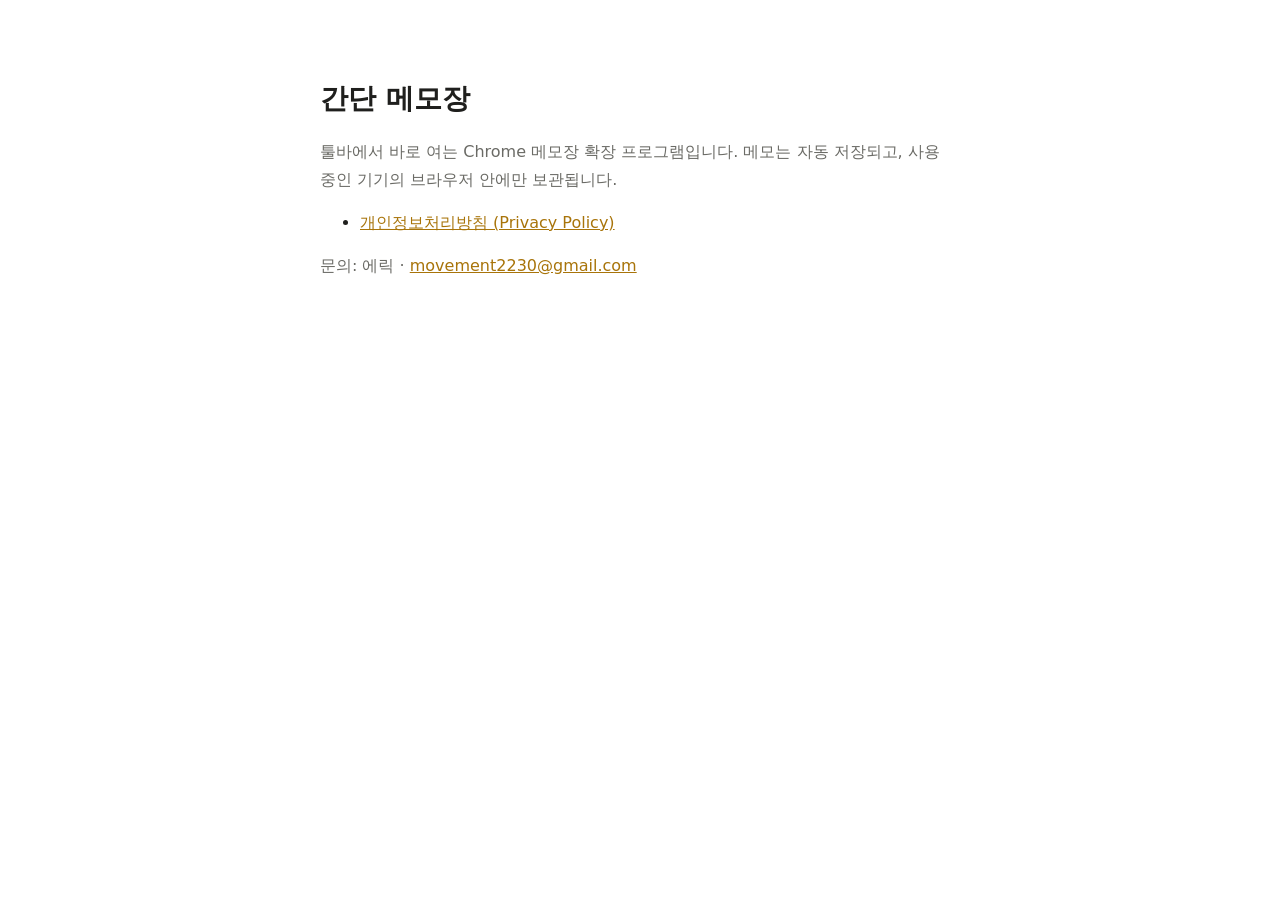
<file: docs/index.html>
<!DOCTYPE html>
<html lang="ko">
<head>
  <meta charset="utf-8">
  <meta name="viewport" content="width=device-width, initial-scale=1">
  <title>간단 메모장</title>
  <style>
    :root { --bg: #ffffff; --text: #1f1f1d; --muted: #6b6b66; --accent: #a8740a; }
    @media (prefers-color-scheme: dark) {
      :root { --bg: #1e1e1d; --text: #ececea; --muted: #a3a39d; --accent: #e0a526; }
    }
    body {
      margin: 0 auto; max-width: 640px; padding: 56px 16px;
      font: 16px/1.7 system-ui, "Malgun Gothic", "Apple SD Gothic Neo", sans-serif;
      color: var(--text); background: var(--bg);
    }
    h1 { font-size: 28px; margin-bottom: 8px; }
    p { color: var(--muted); }
    a { color: var(--accent); }
  </style>
</head>
<body>
  <h1>간단 메모장</h1>
  <p>툴바에서 바로 여는 Chrome 메모장 확장 프로그램입니다. 메모는 자동 저장되고, 사용 중인 기기의 브라우저 안에만 보관됩니다.</p>
  <ul>
    <li><a href="privacy-policy.html">개인정보처리방침 (Privacy Policy)</a></li>
  </ul>
  <p>문의: 에릭 · <a href="mailto:movement2230@gmail.com">movement2230@gmail.com</a></p>
</body>
</html>
</file>
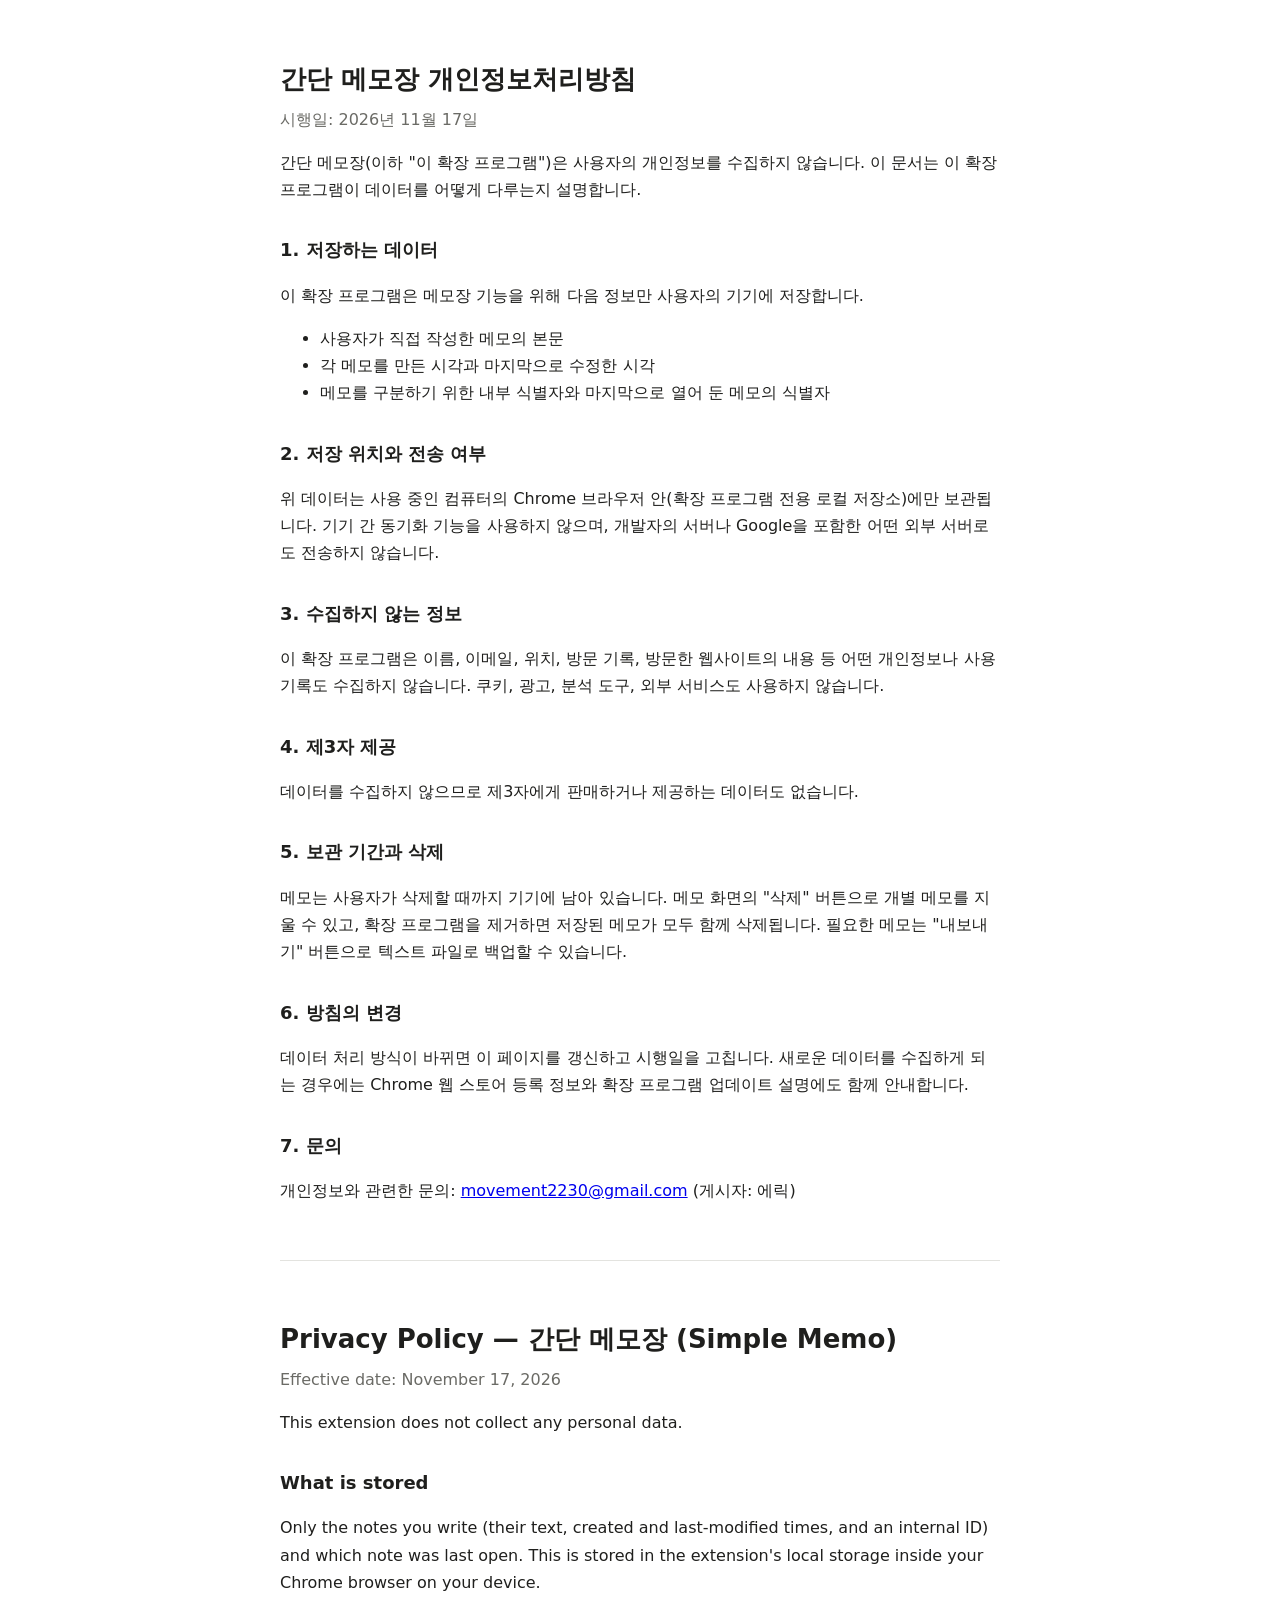
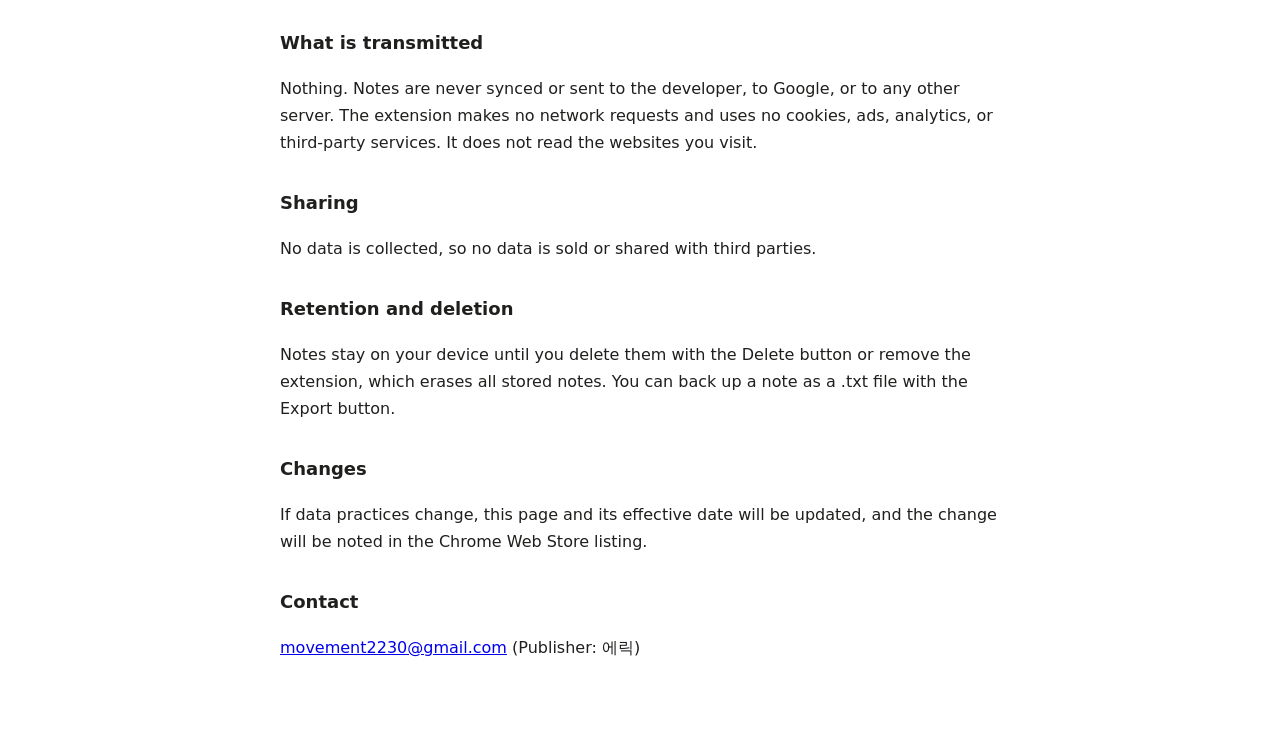
<file: docs/privacy-policy.html>
<!DOCTYPE html>
<html lang="ko">
<head>
  <meta charset="utf-8">
  <meta name="viewport" content="width=device-width, initial-scale=1">
  <title>간단 메모장 개인정보처리방침</title>
  <style>
    :root { --bg: #ffffff; --text: #1f1f1d; --muted: #6b6b66; --line: #e3e3df; }
    @media (prefers-color-scheme: dark) {
      :root { --bg: #1e1e1d; --text: #ececea; --muted: #a3a39d; --line: #3a3a38; }
    }
    body {
      margin: 0 auto; max-width: 720px; padding: 40px 16px 64px;
      font: 16px/1.7 system-ui, "Malgun Gothic", "Apple SD Gothic Neo", sans-serif;
      color: var(--text); background: var(--bg);
    }
    h1 { font-size: 26px; margin-bottom: 4px; }
    h2 { font-size: 18px; margin-top: 32px; }
    .updated { color: var(--muted); margin-top: 0; }
    hr { border: none; border-top: 1px solid var(--line); margin: 56px 0; }
  </style>
</head>
<body>
  <h1>간단 메모장 개인정보처리방침</h1>
  <p class="updated">시행일: 2026년 11월 17일</p>

  <p>간단 메모장(이하 "이 확장 프로그램")은 사용자의 개인정보를 수집하지 않습니다. 이 문서는 이 확장 프로그램이 데이터를 어떻게 다루는지 설명합니다.</p>

  <h2>1. 저장하는 데이터</h2>
  <p>이 확장 프로그램은 메모장 기능을 위해 다음 정보만 사용자의 기기에 저장합니다.</p>
  <ul>
    <li>사용자가 직접 작성한 메모의 본문</li>
    <li>각 메모를 만든 시각과 마지막으로 수정한 시각</li>
    <li>메모를 구분하기 위한 내부 식별자와 마지막으로 열어 둔 메모의 식별자</li>
  </ul>

  <h2>2. 저장 위치와 전송 여부</h2>
  <p>위 데이터는 사용 중인 컴퓨터의 Chrome 브라우저 안(확장 프로그램 전용 로컬 저장소)에만 보관됩니다. 기기 간 동기화 기능을 사용하지 않으며, 개발자의 서버나 Google을 포함한 어떤 외부 서버로도 전송하지 않습니다.</p>

  <h2>3. 수집하지 않는 정보</h2>
  <p>이 확장 프로그램은 이름, 이메일, 위치, 방문 기록, 방문한 웹사이트의 내용 등 어떤 개인정보나 사용 기록도 수집하지 않습니다. 쿠키, 광고, 분석 도구, 외부 서비스도 사용하지 않습니다.</p>

  <h2>4. 제3자 제공</h2>
  <p>데이터를 수집하지 않으므로 제3자에게 판매하거나 제공하는 데이터도 없습니다.</p>

  <h2>5. 보관 기간과 삭제</h2>
  <p>메모는 사용자가 삭제할 때까지 기기에 남아 있습니다. 메모 화면의 "삭제" 버튼으로 개별 메모를 지울 수 있고, 확장 프로그램을 제거하면 저장된 메모가 모두 함께 삭제됩니다. 필요한 메모는 "내보내기" 버튼으로 텍스트 파일로 백업할 수 있습니다.</p>

  <h2>6. 방침의 변경</h2>
  <p>데이터 처리 방식이 바뀌면 이 페이지를 갱신하고 시행일을 고칩니다. 새로운 데이터를 수집하게 되는 경우에는 Chrome 웹 스토어 등록 정보와 확장 프로그램 업데이트 설명에도 함께 안내합니다.</p>

  <h2>7. 문의</h2>
  <p>개인정보와 관련한 문의: <a href="mailto:movement2230@gmail.com">movement2230@gmail.com</a> (게시자: 에릭)</p>

  <hr>

  <h1 lang="en">Privacy Policy — 간단 메모장 (Simple Memo)</h1>
  <p class="updated" lang="en">Effective date: November 17, 2026</p>

  <div lang="en">
    <p>This extension does not collect any personal data.</p>

    <h2>What is stored</h2>
    <p>Only the notes you write (their text, created and last-modified times, and an internal ID) and which note was last open. This is stored in the extension's local storage inside your Chrome browser on your device.</p>

    <h2>What is transmitted</h2>
    <p>Nothing. Notes are never synced or sent to the developer, to Google, or to any other server. The extension makes no network requests and uses no cookies, ads, analytics, or third-party services. It does not read the websites you visit.</p>

    <h2>Sharing</h2>
    <p>No data is collected, so no data is sold or shared with third parties.</p>

    <h2>Retention and deletion</h2>
    <p>Notes stay on your device until you delete them with the Delete button or remove the extension, which erases all stored notes. You can back up a note as a .txt file with the Export button.</p>

    <h2>Changes</h2>
    <p>If data practices change, this page and its effective date will be updated, and the change will be noted in the Chrome Web Store listing.</p>

    <h2>Contact</h2>
    <p><a href="mailto:movement2230@gmail.com">movement2230@gmail.com</a> (Publisher: 에릭)</p>
  </div>
</body>
</html>
</file>
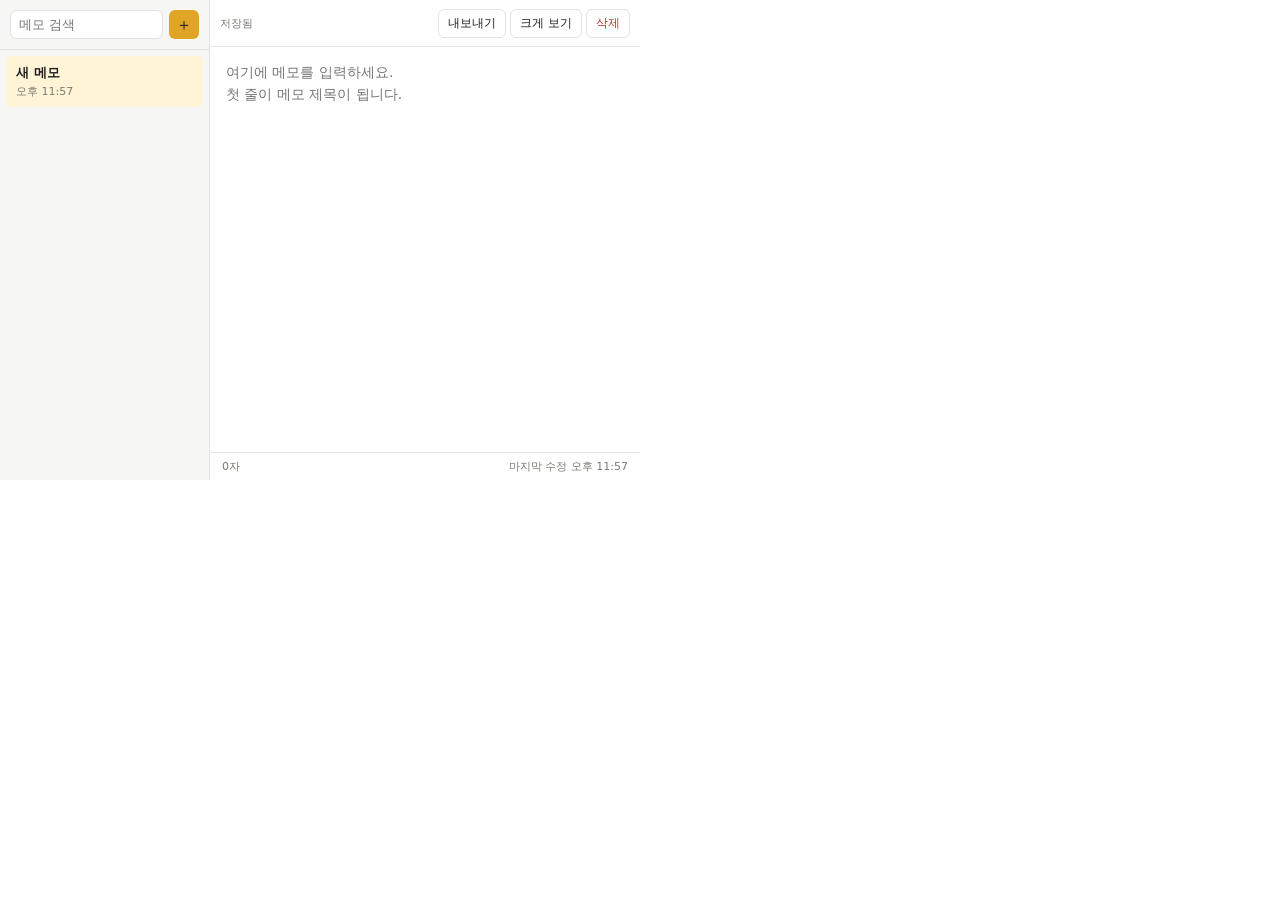
<file: popup/popup.html>
<!DOCTYPE html>
<html lang="ko">
<head>
  <meta charset="utf-8">
  <meta name="viewport" content="width=device-width, initial-scale=1">
  <title>메모장</title>
  <link rel="stylesheet" href="popup.css">
</head>
<body>
  <aside class="sidebar">
    <div class="sidebar-head">
      <input id="search" type="search" placeholder="메모 검색" aria-label="메모 검색" autocomplete="off">
      <button id="new-note" class="icon-btn primary" title="새 메모 (Alt+N)" aria-label="새 메모">＋</button>
    </div>
    <ul id="note-list" class="note-list" aria-label="메모 목록"></ul>
    <p id="empty-list" class="empty" hidden>메모가 없습니다</p>
  </aside>

  <main class="editor">
    <div class="toolbar">
      <span id="status" class="status" aria-live="polite"></span>
      <div class="actions">
        <button id="export" class="text-btn" title="이 메모를 .txt 파일로 저장">내보내기</button>
        <button id="open-tab" class="text-btn" title="새 탭에서 크게 열기">크게 보기</button>
        <button id="delete" class="text-btn danger" title="이 메모 삭제">삭제</button>
      </div>
    </div>
    <textarea id="content" placeholder="여기에 메모를 입력하세요.&#10;첫 줄이 메모 제목이 됩니다." spellcheck="false" aria-label="메모 내용"></textarea>
    <div class="footer">
      <span id="count">0자</span>
      <span id="updated"></span>
    </div>
  </main>

  <script src="popup.js"></script>
</body>
</html>
</file>
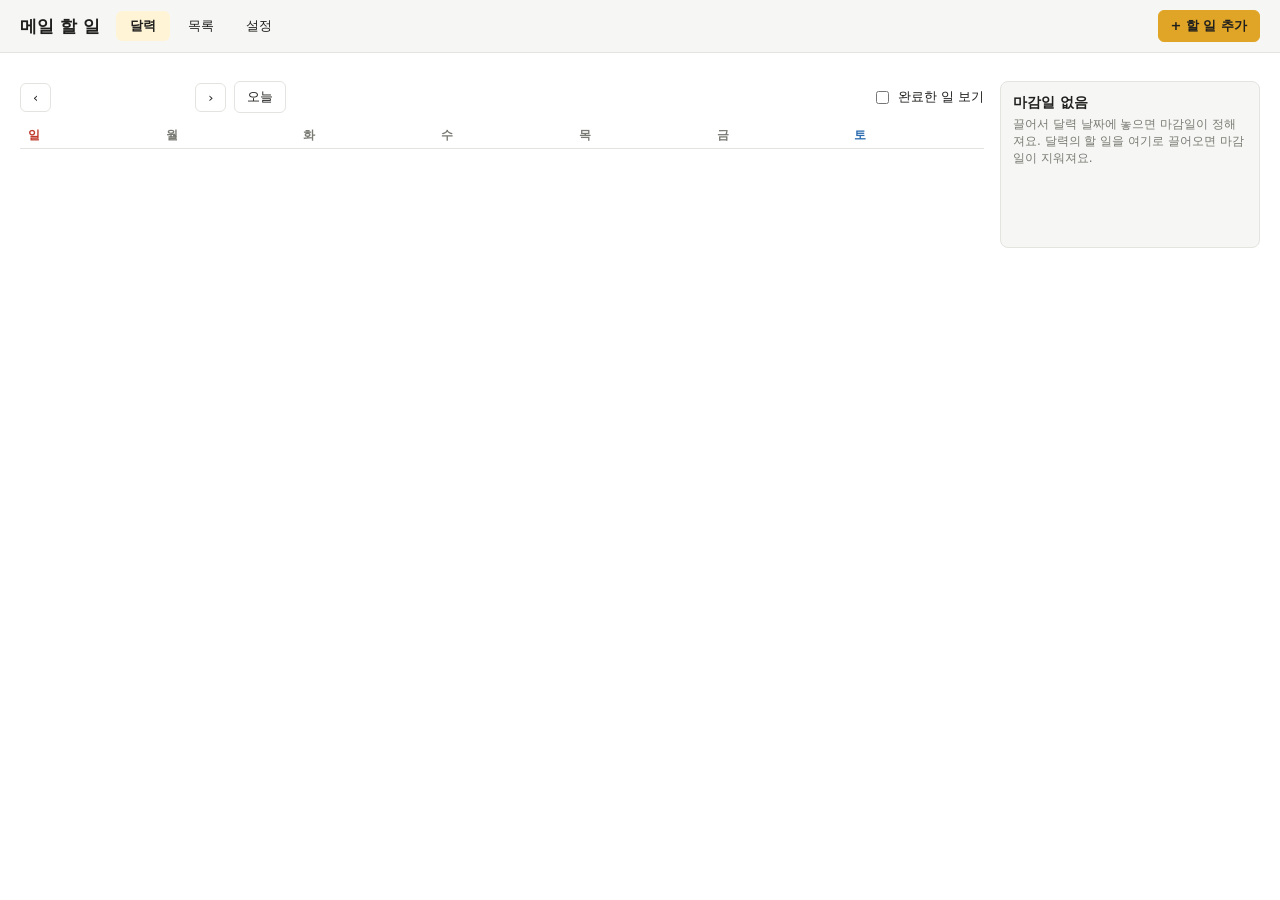
<file: mail-todo/pages/dashboard.html>
<!doctype html>
<html lang="ko">
<head>
  <meta charset="utf-8">
  <meta name="viewport" content="width=device-width, initial-scale=1">
  <title>메일 할 일 · 달력</title>
  <link rel="stylesheet" href="theme.css">
  <link rel="stylesheet" href="dashboard.css">
</head>
<body>
  <header class="top">
    <h1>메일 할 일</h1>
    <nav class="tabs" role="tablist">
      <button role="tab" data-tab="calendar" aria-selected="true">달력</button>
      <button role="tab" data-tab="list" aria-selected="false">목록</button>
      <button role="tab" data-tab="settings" aria-selected="false">설정</button>
    </nav>
    <span id="aiStatus" class="ai-status" hidden></span>
    <button id="addBtn" class="primary">+ 할 일 추가</button>
  </header>

  <main>
    <!-- 메일함별로 골라 보기 (달력·목록 공통) -->
    <div id="mbBar" class="mb-bar" role="group" aria-label="메일함 골라 보기"></div>

    <!-- 달력 -->
    <section id="tab-calendar" class="tab">
      <div class="cal-layout">
        <div class="cal-main">
          <div class="cal-nav">
            <button id="prevMonth" aria-label="이전 달">‹</button>
            <h2 id="monthLabel"></h2>
            <button id="nextMonth" aria-label="다음 달">›</button>
            <button id="todayBtn">오늘</button>
            <label class="check"><input type="checkbox" id="showDone"> 완료한 일 보기</label>
          </div>
          <div class="cal-head">
            <div class="sun">일</div><div>월</div><div>화</div><div>수</div><div>목</div><div>금</div><div class="sat">토</div>
          </div>
          <div class="cal-grid" id="calGrid"></div>
        </div>
        <aside class="cal-side">
          <h3>마감일 없음 <span id="noDueCount" class="muted"></span></h3>
          <p class="muted hint">끌어서 달력 날짜에 놓으면 마감일이 정해져요. 달력의 할 일을 여기로 끌어오면 마감일이 지워져요.</p>
          <ul id="noDueList" class="side-list drop-zone" data-date=""></ul>
        </aside>
      </div>
    </section>

    <!-- 목록 -->
    <section id="tab-list" class="tab" hidden>
      <div class="list-tools">
        <select id="listFilter" aria-label="보기">
          <option value="open">할 일</option>
          <option value="done">완료</option>
          <option value="all">전체</option>
        </select>
        <input type="search" id="listSearch" placeholder="검색 (제목, 보낸 사람, 메모, 원래 메일 제목)">
        <span id="listCount" class="muted"></span>
      </div>
      <div id="listBody"></div>
    </section>

    <!-- 설정 -->
    <section id="tab-settings" class="tab" hidden>
      <div class="settings">
        <article class="card">
          <h3>할 일을 수집하는 메일함</h3>
          <p class="muted">메일함 페이지에서 툴바의 확장 프로그램 아이콘을 누르고 <b>이 메일함에서 켜기</b>를 누르면 여기에 추가돼요. 이름과 색을 바꾸면 달력과 목록에 그대로 표시돼요.</p>
          <ul id="siteList" class="site-list"></ul>
        </article>

        <article class="card">
          <h3>할 일 판단 규칙</h3>
          <p class="muted">한 줄에 하나씩 적어 주세요. 띄어쓰기는 무시하고 비교해요. 이미 읽은 메일에는 바뀐 규칙이 적용되지 않아요(아래 <b>처리 기록 초기화</b>로 다시 읽을 수 있어요).</p>
          <div class="rules">
            <label>할 일로 볼 단어<textarea id="ruleTask" rows="10"></textarea></label>
            <label>제외할 단어 (마감일이 있어도 제외)<textarea id="ruleExclude" rows="10"></textarea></label>
            <label>우선순위 '높음' 단어<textarea id="ruleUrgent" rows="10"></textarea></label>
            <label>중요한 보낸 사람 (우선순위 '높음')<textarea id="ruleVip" rows="5" placeholder="이름이나 메일 주소 일부&#10;예: 김부장&#10;boss@company.com"></textarea></label>
            <label>제외할 보낸 사람<textarea id="ruleExcludeSender" rows="5"></textarea></label>
          </div>
          <div class="row">
            <button id="saveRules" class="primary">규칙 저장</button>
            <button id="resetRules">기본값으로</button>
            <span id="rulesMsg" class="muted"></span>
          </div>
        </article>

        <article class="card">
          <h3>브라우저 내장 AI</h3>
          <p class="muted">Chrome(Gemini Nano)이나 Edge(Phi-4-mini 등)에 들어 있는 AI가 이 PC 안에서만 할 일 문장과 마감일을 다듬어요. 메일 제목과 보낸 사람은 외부로 나가지 않아요. 내장 AI가 없으면 규칙만으로 동작해요.</p>
          <label class="check"><input type="checkbox" id="useAI"> 내장 AI로 다듬기</label>
          <p>상태: <span id="aiState">확인 중…</span></p>
          <div class="row">
            <button id="aiPrepare" hidden>AI 모델 준비하기</button>
            <button id="aiRunNow" hidden>지금 다듬기</button>
          </div>
        </article>

        <article class="card">
          <h3>데이터</h3>
          <p class="muted">할 일은 이 브라우저 안에만 저장돼요.</p>
          <div class="row wrap">
            <button id="exportBtn">백업 파일로 내보내기</button>
            <label class="file-btn"><input type="file" id="importFile" accept="application/json,.json" hidden><span>백업에서 가져오기</span></label>
            <button id="clearSeen">처리 기록 초기화 (메일 다시 읽기)</button>
            <button id="clearAll" class="danger">모든 할 일 삭제</button>
          </div>
          <p id="dataMsg" class="muted"></p>
        </article>
      </div>
    </section>
  </main>

  <script type="module" src="dashboard.js"></script>
</body>
</html>
</file>
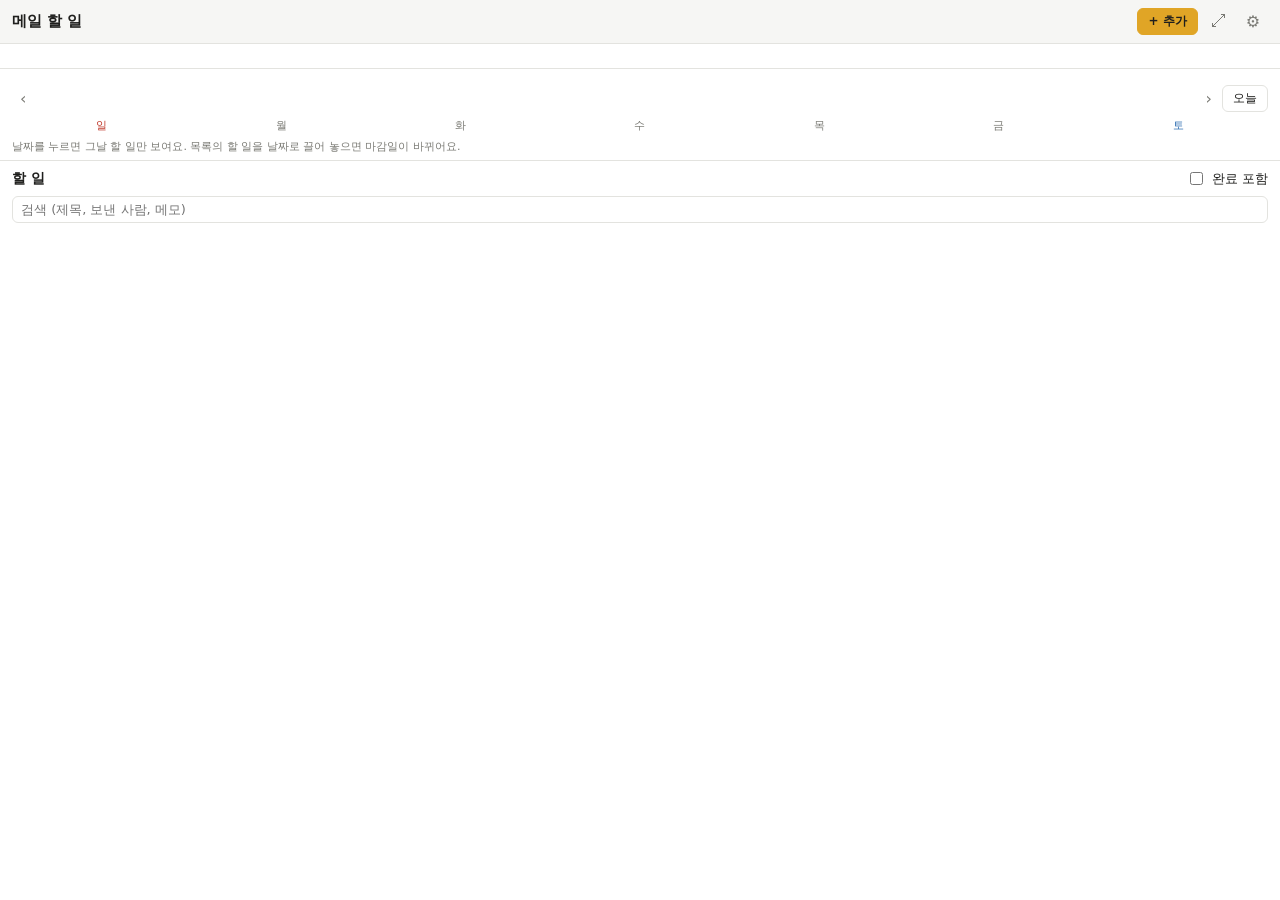
<file: mail-todo/pages/sidepanel.html>
<!doctype html>
<html lang="ko">
<head>
  <meta charset="utf-8">
  <meta name="viewport" content="width=device-width, initial-scale=1">
  <title>메일 할 일</title>
  <link rel="stylesheet" href="theme.css">
  <link rel="stylesheet" href="dashboard.css">
  <link rel="stylesheet" href="sidepanel.css">
</head>
<body class="panel">
  <header class="sp-top">
    <h1>메일 할 일</h1>
    <span class="spacer"></span>
    <button id="addBtn" class="primary sm">+ 추가</button>
    <button id="expandBtn" class="icon" title="큰 화면으로 보기" aria-label="큰 화면으로 보기">⤢</button>
    <button id="settingsBtn" class="icon" title="설정" aria-label="설정">⚙</button>
  </header>

  <!-- 지금 보고 있는 탭의 메일함 -->
  <section class="sp-site" id="site">
    <div class="site-line">
      <span id="siteDot" class="mb-dot" hidden></span>
      <span id="siteName" class="site-name"></span>
      <span id="siteState" class="site-state" hidden></span>
    </div>
    <p id="siteHelp" class="muted"></p>
    <div class="row" id="siteActions">
      <button id="toggleSite" hidden></button>
      <button id="scanBtn" hidden>지금 읽기</button>
      <button id="pickBtn" hidden>목록 직접 지정</button>
    </div>
    <label id="mbNameRow" class="mb-name-row" hidden>이 메일함 이름
      <input type="text" id="mbName" maxlength="20" placeholder="예: 사내, 구글, 네이버">
    </label>
    <p id="msg" class="msg" role="status"></p>
  </section>

  <div id="mbBar" class="mb-bar" role="group" aria-label="메일함 골라 보기"></div>

  <!-- 달력 -->
  <section class="mini-cal" aria-label="달력">
    <div class="mc-nav">
      <button id="prevMonth" class="icon" aria-label="이전 달">‹</button>
      <h2 id="monthLabel"></h2>
      <button id="nextMonth" class="icon" aria-label="다음 달">›</button>
      <button id="todayBtn" class="sm">오늘</button>
    </div>
    <div class="mc-head">
      <div class="sun">일</div><div>월</div><div>화</div><div>수</div><div>목</div><div>금</div><div class="sat">토</div>
    </div>
    <div class="mc-grid" id="calGrid"></div>
    <p class="muted hint">날짜를 누르면 그날 할 일만 보여요. 목록의 할 일을 날짜로 끌어 놓으면 마감일이 바뀌어요.</p>
  </section>

  <!-- 목록 -->
  <section class="sp-list">
    <div class="sp-list-head">
      <h2 id="listTitle">할 일</h2>
      <button id="clearDay" class="link" hidden>전체 보기</button>
      <span class="spacer"></span>
      <label class="check"><input type="checkbox" id="showDone"> 완료 포함</label>
    </div>
    <input type="search" id="listSearch" placeholder="검색 (제목, 보낸 사람, 메모)">
    <div id="listBody"></div>
  </section>

  <script type="module" src="sidepanel.js"></script>
</body>
</html>
</file>
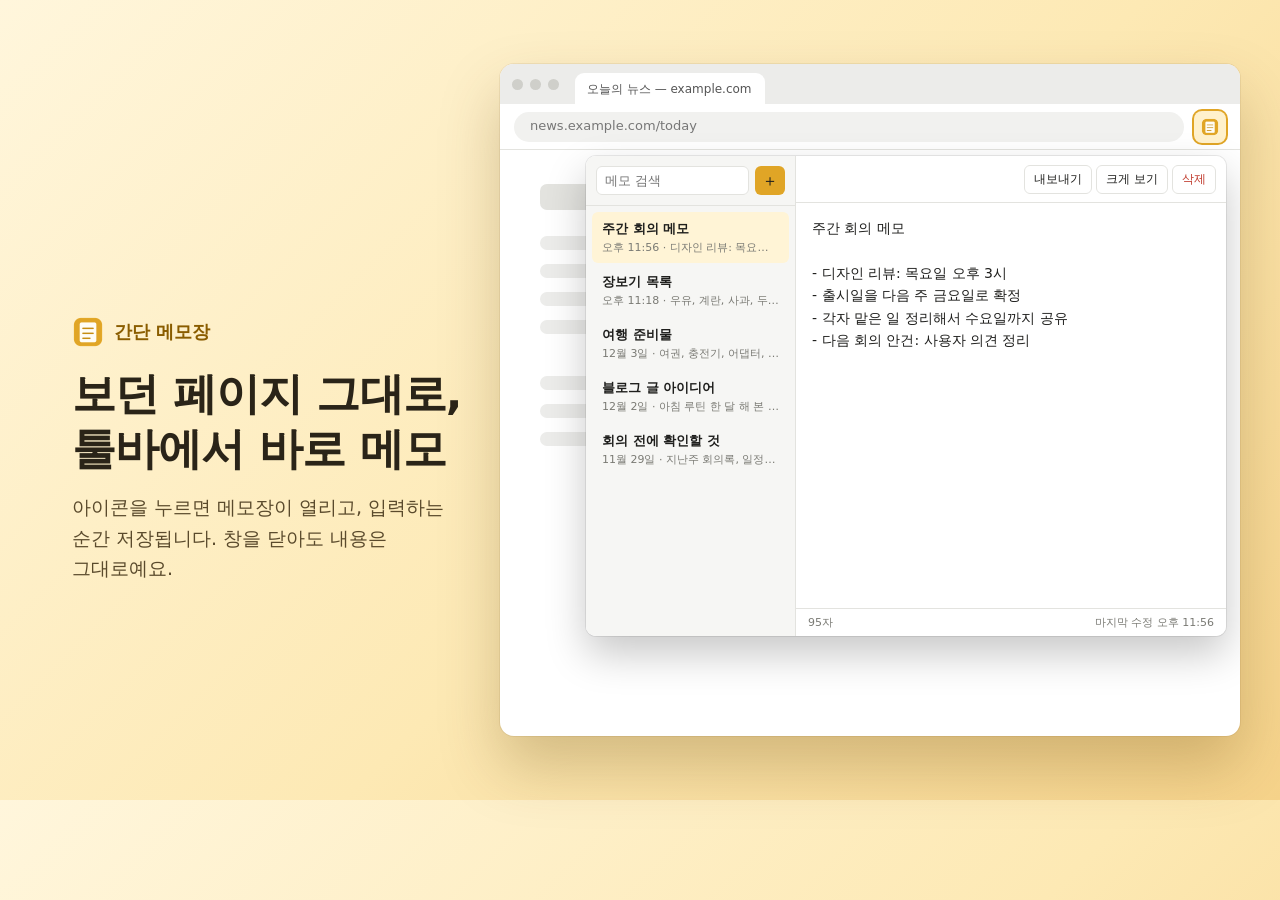
<file: store-assets/src/shot.html>
<!DOCTYPE html>
<html lang="ko">
<head>
  <meta charset="utf-8">
  <title>store screenshot</title>
  <link rel="stylesheet" href="shot.css">
</head>
<body>
  <div id="stage"></div>
  <script src="shot.js"></script>
</body>
</html>
</file>
<file: popup/popup.css>
:root {
  --bg: #ffffff;
  --sidebar-bg: #f6f6f4;
  --border: #e3e3df;
  --text: #1f1f1d;
  --muted: #7a7a74;
  --accent: #e0a526;
  --accent-text: #1f1f1d;
  --active-bg: #fff4d6;
  --hover-bg: #ececea;
  --danger: #c0392b;
  --danger-bg: #fdecea;
}

@media (prefers-color-scheme: dark) {
  :root {
    --bg: #1e1e1d;
    --sidebar-bg: #252524;
    --border: #3a3a38;
    --text: #ececea;
    --muted: #9a9a94;
    --accent: #e0a526;
    --accent-text: #1f1f1d;
    --active-bg: #3a3222;
    --hover-bg: #30302e;
    --danger: #ff7b6b;
    --danger-bg: #3d2522;
  }
}

* { box-sizing: border-box; }

html, body {
  margin: 0;
  height: 100%;
}

body {
  width: 640px;
  height: 480px;
  display: flex;
  font-family: system-ui, "Malgun Gothic", "Apple SD Gothic Neo", sans-serif;
  font-size: 13px;
  color: var(--text);
  background: var(--bg);
}

/* 새 탭에서 열었을 때는 창 전체를 사용 */
body.tab-mode {
  width: 100%;
  height: 100vh;
}
body.tab-mode .sidebar { width: 280px; }
body.tab-mode textarea { font-size: 15px; padding: 24px 32px; }
body.tab-mode #open-tab { display: none; }

button {
  font: inherit;
  color: inherit;
  cursor: pointer;
}

/* ---------- 사이드바 ---------- */
.sidebar {
  width: 210px;
  flex-shrink: 0;
  display: flex;
  flex-direction: column;
  background: var(--sidebar-bg);
  border-right: 1px solid var(--border);
}

.sidebar-head {
  display: flex;
  gap: 6px;
  padding: 10px;
  border-bottom: 1px solid var(--border);
}

#search {
  flex: 1;
  min-width: 0;
  padding: 6px 8px;
  border: 1px solid var(--border);
  border-radius: 6px;
  background: var(--bg);
  color: var(--text);
  font: inherit;
}
#search:focus { outline: 2px solid var(--accent); outline-offset: -1px; }

.icon-btn {
  width: 30px;
  flex-shrink: 0;
  border: none;
  border-radius: 6px;
  font-size: 16px;
  line-height: 1;
}
.icon-btn.primary { background: var(--accent); color: var(--accent-text); }
.icon-btn.primary:hover { filter: brightness(1.08); }

.note-list {
  list-style: none;
  margin: 0;
  padding: 6px;
  overflow-y: auto;
  flex: 1;
}

.note-item {
  padding: 8px 10px;
  border-radius: 6px;
  cursor: pointer;
  margin-bottom: 2px;
}
.note-item:hover { background: var(--hover-bg); }
.note-item.active { background: var(--active-bg); }
.note-item:focus-visible { outline: 2px solid var(--accent); outline-offset: -2px; }

.note-title {
  font-weight: 600;
  white-space: nowrap;
  overflow: hidden;
  text-overflow: ellipsis;
}
.note-meta {
  margin-top: 2px;
  font-size: 11px;
  color: var(--muted);
  white-space: nowrap;
  overflow: hidden;
  text-overflow: ellipsis;
}

.empty {
  margin: 20px;
  text-align: center;
  color: var(--muted);
}

/* ---------- 에디터 ---------- */
.editor {
  flex: 1;
  min-width: 0;
  display: flex;
  flex-direction: column;
}

.toolbar {
  display: flex;
  align-items: center;
  justify-content: space-between;
  gap: 8px;
  padding: 8px 10px;
  border-bottom: 1px solid var(--border);
  min-height: 47px;
}

.status {
  font-size: 11px;
  color: var(--muted);
}

.actions { display: flex; gap: 4px; }

.text-btn {
  padding: 5px 9px;
  border: 1px solid var(--border);
  border-radius: 6px;
  background: transparent;
  font-size: 12px;
}
.text-btn:hover { background: var(--hover-bg); }
.text-btn.danger { color: var(--danger); }
.text-btn.danger.confirm {
  background: var(--danger-bg);
  border-color: var(--danger);
  font-weight: 600;
}
.text-btn:disabled { opacity: 0.4; cursor: default; }

textarea {
  flex: 1;
  resize: none;
  border: none;
  outline: none;
  padding: 14px 16px;
  font: inherit;
  font-size: 14px;
  line-height: 1.6;
  color: var(--text);
  background: var(--bg);
}

.footer {
  display: flex;
  justify-content: space-between;
  padding: 6px 12px;
  border-top: 1px solid var(--border);
  font-size: 11px;
  color: var(--muted);
}
</file>
<file: mail-todo/pages/theme.css>
/* 팝업과 달력 화면이 함께 쓰는 색·기본 스타일 (간단 메모장과 같은 톤) */
:root {
  --bg: #ffffff;
  --panel: #f6f6f4;
  --border: #e3e3df;
  --text: #1f1f1d;
  --muted: #7a7a74;
  --accent: #e0a526;
  --accent-text: #1f1f1d;
  --active-bg: #fff4d6;
  --hover-bg: #ececea;
  --danger: #c0392b;
  --danger-bg: #fdecea;
  --ok: #2e7d4f;
  --high: #d93025;
  --high-bg: #fde7e5;
  --normal: #b27b00;
  --normal-bg: #fff4d6;
  --low: #5f6b7a;
  --low-bg: #eceff3;
  --today-bg: #fff8e6;
  --sun: #c0392b;
  --sat: #2b6cb0;
}

@media (prefers-color-scheme: dark) {
  :root {
    --bg: #1e1e1d;
    --panel: #252524;
    --border: #3a3a38;
    --text: #ececea;
    --muted: #9a9a94;
    --accent: #e0a526;
    --accent-text: #1f1f1d;
    --active-bg: #3a3222;
    --hover-bg: #30302e;
    --danger: #ff7b6b;
    --danger-bg: #3d2522;
    --ok: #6fcf97;
    --high: #ff8a80;
    --high-bg: #45221f;
    --normal: #f0c060;
    --normal-bg: #3a3222;
    --low: #a7b0bd;
    --low-bg: #2c3036;
    --today-bg: #332c1c;
    --sun: #ff8a80;
    --sat: #8ab4f8;
  }
}

* { box-sizing: border-box; }

html, body { margin: 0; }

body {
  font-family: system-ui, "Malgun Gothic", "Apple SD Gothic Neo", sans-serif;
  font-size: 13px;
  color: var(--text);
  background: var(--bg);
}

button, input, select, textarea { font: inherit; color: inherit; }

button {
  cursor: pointer;
  background: var(--bg);
  border: 1px solid var(--border);
  border-radius: 6px;
  padding: 6px 12px;
}
button:hover { background: var(--hover-bg); }
button:disabled { opacity: .5; cursor: default; }
button.primary { background: var(--accent); border-color: var(--accent); color: var(--accent-text); font-weight: 600; }
button.primary:hover { filter: brightness(1.05); }
button.danger { color: var(--danger); }
button.danger:hover { background: var(--danger-bg); }
button.link { border: 0; background: none; padding: 2px 4px; color: var(--muted); }
button.link:hover { color: var(--text); background: var(--hover-bg); }

input[type="text"], input[type="date"], input[type="time"], input[type="search"], select, textarea {
  background: var(--bg);
  border: 1px solid var(--border);
  border-radius: 6px;
  padding: 6px 8px;
}
input:focus, select:focus, textarea:focus, button:focus-visible { outline: 2px solid var(--accent); outline-offset: 1px; }

.badge {
  display: inline-block;
  font-size: 11px;
  padding: 1px 6px;
  border-radius: 10px;
  white-space: nowrap;
}
.badge.p-high { color: var(--high); background: var(--high-bg); }
.badge.p-normal { color: var(--normal); background: var(--normal-bg); }
.badge.p-low { color: var(--low); background: var(--low-bg); }

.muted { color: var(--muted); }
.empty { color: var(--muted); padding: 12px 0; text-align: center; }
</file>
<file: mail-todo/pages/dashboard.css>
body { min-height: 100vh; display: flex; flex-direction: column; }

/* ---------- 상단 ---------- */
.top {
  display: flex;
  align-items: center;
  gap: 16px;
  padding: 10px 20px;
  border-bottom: 1px solid var(--border);
  background: var(--panel);
  position: sticky;
  top: 0;
  z-index: 5;
}
.top h1 { font-size: 17px; margin: 0; }
.tabs { display: flex; gap: 4px; flex: 1; }
.tabs button { border: 0; background: none; padding: 6px 14px; border-radius: 6px; }
.tabs button[aria-selected="true"] { background: var(--active-bg); font-weight: 600; }
.ai-status { font-size: 12px; color: var(--muted); }

main { flex: 1; padding: 16px 20px; }

/* ---------- 달력 ---------- */
.cal-layout { display: flex; gap: 16px; align-items: flex-start; }
.cal-main { flex: 1; min-width: 0; }
.cal-nav { display: flex; align-items: center; gap: 8px; margin-bottom: 10px; }
.cal-nav h2 { font-size: 18px; margin: 0 4px; min-width: 120px; text-align: center; }
.cal-nav .check { margin-left: auto; }
.check { display: inline-flex; align-items: center; gap: 6px; cursor: pointer; }

.cal-head, .cal-grid { display: grid; grid-template-columns: repeat(7, minmax(0, 1fr)); }
.cal-head div { padding: 4px 8px; font-weight: 600; color: var(--muted); font-size: 12px; }
.cal-head .sun { color: var(--sun); }
.cal-head .sat { color: var(--sat); }
.cal-grid { border-top: 1px solid var(--border); border-left: 1px solid var(--border); }

.day {
  border-right: 1px solid var(--border);
  border-bottom: 1px solid var(--border);
  min-height: 112px;
  padding: 4px;
  display: flex;
  flex-direction: column;
  gap: 2px;
  position: relative;
  min-width: 0;
}
.day.other { background: var(--panel); }
.day.other .num { opacity: .5; }
.day.today { background: var(--today-bg); }
.day.drag-over, .drop-zone.drag-over { outline: 2px dashed var(--accent); outline-offset: -3px; }
.day .head { display: flex; align-items: center; justify-content: space-between; }
.day .num { font-size: 12px; font-weight: 600; padding: 1px 4px; border-radius: 10px; }
.day.today .num { background: var(--accent); color: var(--accent-text); }
.day.sun .num { color: var(--sun); }
.day.sat .num { color: var(--sat); }
.day.today.sun .num, .day.today.sat .num { color: var(--accent-text); }
.day .add {
  opacity: 0;
  border: 0;
  background: none;
  padding: 0 6px;
  font-size: 15px;
  line-height: 1;
  color: var(--muted);
}
.day:hover .add, .day .add:focus-visible { opacity: 1; }
.day .items { display: flex; flex-direction: column; gap: 2px; overflow-y: auto; max-height: 150px; }

.chip {
  display: flex;
  align-items: center;
  gap: 4px;
  font-size: 12px;
  border-radius: 4px;
  padding: 2px 4px 2px 2px;
  border-left: 3px solid var(--normal);
  background: var(--normal-bg);
  cursor: pointer;
  min-width: 0;
}
.chip.p-high { border-left-color: var(--high); background: var(--high-bg); }
.chip.p-low { border-left-color: var(--low); background: var(--low-bg); }
.chip.overdue { box-shadow: inset 0 0 0 1px var(--high); }
.chip.done { opacity: .55; }
.chip.done .t { text-decoration: line-through; }
.chip.dragging { opacity: .4; }
.chip { align-items: flex-start; }
.chip .chk { margin-top: 1px; }
.chip .t {
  flex: 1;
  min-width: 0;
  overflow: hidden;
  display: -webkit-box;
  -webkit-line-clamp: 2;
  -webkit-box-orient: vertical;
  word-break: break-all;
  line-height: 1.35;
}
.chip .time { font-variant-numeric: tabular-nums; color: var(--muted); }
.chk {
  flex-shrink: 0;
  width: 14px;
  height: 14px;
  padding: 0;
  border-radius: 50%;
  border: 1.5px solid var(--muted);
  background: var(--bg);
  font-size: 9px;
  line-height: 1;
  display: inline-flex;
  align-items: center;
  justify-content: center;
}
.chk.on { background: var(--ok); border-color: var(--ok); color: #fff; }
.ai-doubt { font-size: 10px; color: var(--muted); }

.cal-side {
  width: 260px;
  flex-shrink: 0;
  background: var(--panel);
  border: 1px solid var(--border);
  border-radius: 8px;
  padding: 12px;
  position: sticky;
  top: 70px;
}
.cal-side h3 { margin: 0 0 4px; font-size: 14px; }
.hint { font-size: 12px; margin: 0 0 8px; }
.side-list { list-style: none; margin: 0; padding: 4px; display: flex; flex-direction: column; gap: 4px; min-height: 60px; border-radius: 6px; max-height: 60vh; overflow-y: auto; }
.side-list .chip { padding: 5px 6px 5px 4px; }

/* ---------- 목록 ---------- */
.list-tools { display: flex; gap: 8px; align-items: center; margin-bottom: 12px; }
.list-tools input[type="search"] { width: 320px; }
.group-title { font-size: 13px; margin: 18px 0 6px; color: var(--muted); }
.group-title.overdue { color: var(--high); }
.todo-row {
  display: flex;
  align-items: center;
  gap: 10px;
  padding: 8px 10px;
  border: 1px solid var(--border);
  border-radius: 8px;
  margin-bottom: 6px;
  background: var(--bg);
}
.todo-row:hover { background: var(--hover-bg); }
.todo-row .chk { width: 18px; height: 18px; font-size: 11px; }
.todo-row .main { flex: 1; min-width: 0; cursor: pointer; }
.todo-row .title { font-weight: 500; overflow: hidden; text-overflow: ellipsis; white-space: nowrap; }
.todo-row.done .title { text-decoration: line-through; color: var(--muted); }
.todo-row .sub { font-size: 12px; color: var(--muted); overflow: hidden; text-overflow: ellipsis; white-space: nowrap; }
.todo-row .due { font-size: 12px; white-space: nowrap; font-variant-numeric: tabular-nums; }
.todo-row .due.overdue { color: var(--high); font-weight: 600; }
.todo-row a { color: var(--muted); font-size: 12px; white-space: nowrap; }

/* ---------- 설정 ---------- */
.settings { display: grid; gap: 16px; max-width: 980px; }
.card { border: 1px solid var(--border); border-radius: 10px; padding: 16px; background: var(--bg); }
.card h3 { margin: 0 0 6px; font-size: 15px; }
.card p { margin: 6px 0 10px; }
.rules { display: grid; grid-template-columns: repeat(3, 1fr); gap: 12px; }
.rules label { display: flex; flex-direction: column; gap: 4px; font-weight: 600; font-size: 12px; }
.rules textarea { font-weight: 400; resize: vertical; }
.row { display: flex; gap: 8px; align-items: center; margin-top: 10px; }
.row.wrap { flex-wrap: wrap; }
.site-list { list-style: none; padding: 0; margin: 0; display: flex; flex-direction: column; gap: 6px; }
.site-list li { display: flex; align-items: center; justify-content: space-between; border: 1px solid var(--border); border-radius: 6px; padding: 6px 10px; }
.file-btn span { display: inline-block; border: 1px solid var(--border); border-radius: 6px; padding: 6px 12px; cursor: pointer; }
.file-btn span:hover { background: var(--hover-bg); }

/* ---------- 편집 창 ---------- */
dialog {
  border: 1px solid var(--border);
  border-radius: 12px;
  padding: 0;
  width: min(520px, calc(100vw - 32px));
  background: var(--bg);
  color: var(--text);
  box-shadow: 0 12px 40px rgba(0, 0, 0, .25);
}
dialog::backdrop { background: rgba(0, 0, 0, .35); }
dialog form { padding: 20px; display: flex; flex-direction: column; gap: 12px; }
dialog h2 { margin: 0; font-size: 16px; }
dialog label { display: flex; flex-direction: column; gap: 4px; font-size: 12px; font-weight: 600; }
dialog label.check { flex-direction: row; font-weight: 400; font-size: 13px; }
dialog .row { margin: 0; align-items: flex-end; }
dialog .row label { flex: 1; }
dialog input[type="text"], dialog textarea { width: 100%; font-weight: 400; }
.origin { background: var(--panel); border-radius: 8px; padding: 10px; font-size: 12px; display: flex; flex-direction: column; gap: 4px; }
.origin a { color: inherit; }
.dlg-actions { display: flex; gap: 8px; }
.spacer { flex: 1; }

@media (max-width: 900px) {
  .cal-layout { flex-direction: column; }
  .cal-side { width: 100%; position: static; }
  .rules { grid-template-columns: 1fr; }
  .day { min-height: 80px; }
}

/* ---------- 메일함 구분 ---------- */
.mb-bar[hidden] { display: none; }
.mb-bar { display: flex; flex-wrap: wrap; align-items: center; gap: 6px; margin-bottom: 12px; }
.mb-label { font-size: 12px; color: var(--muted); margin-right: 2px; }
.mb-toggle {
  display: inline-flex;
  align-items: center;
  gap: 6px;
  border-radius: 999px;
  padding: 4px 12px 4px 10px;
}
.mb-toggle[aria-pressed="false"] { opacity: .45; }
.mb-toggle[aria-pressed="false"] span:not(.mb-dot) { text-decoration: line-through; }
.mb-count { font-size: 11px; color: var(--muted); font-variant-numeric: tabular-nums; }
.mb-dot { width: 8px; height: 8px; border-radius: 50%; flex-shrink: 0; display: inline-block; }
.chip .mb-dot { margin-top: 5px; }
.mb-tag { display: inline-flex; align-items: center; gap: 5px; font-size: 12px; color: var(--muted); white-space: nowrap; }
.site-list li { gap: 10px; justify-content: flex-start; }
.site-list li .host { flex: 1; font-size: 12px; }
.site-list input[type="color"] { width: 28px; height: 28px; padding: 0; border: 1px solid var(--border); border-radius: 6px; background: none; cursor: pointer; }
.site-list .mb-name { width: 140px; }
</file>
<file: mail-todo/pages/sidepanel.css>
/* 사이드 패널(폭 320~500px 안팎)용 배치: 위에 달력, 아래에 목록 */
/* 달력까지는 고정, 목록만 스크롤 (끌어서 날짜로 옮길 때 달력이 늘 보이게) */
body.panel {
  height: 100vh;
  min-height: 0;
  display: flex;
  flex-direction: column;
  overflow: hidden;
  font-size: 13px;
}
body.panel > * { flex-shrink: 0; }
body.panel > .sp-list { flex: 1 1 auto; min-height: 0; overflow-y: auto; }
/* 패널이 아주 낮으면 전체를 함께 스크롤 */
@media (max-height: 600px) {
  body.panel { height: auto; display: block; overflow: visible; }
  body.panel > .sp-list { overflow: visible; }
}

button.sm { padding: 4px 10px; font-size: 12px; }
button.icon {
  border: 0;
  background: none;
  padding: 4px 8px;
  font-size: 16px;
  line-height: 1;
  color: var(--muted);
  border-radius: 6px;
}
button.icon:hover { background: var(--hover-bg); color: var(--text); }
.spacer { flex: 1; }

.sp-top {
  display: flex;
  align-items: center;
  gap: 4px;
  padding: 8px 12px;
  background: var(--panel);
  border-bottom: 1px solid var(--border);
  position: sticky;
  top: 0;
  z-index: 5;
}
.sp-top h1 { font-size: 15px; margin: 0; }

/* ---------- 현재 탭의 메일함 ---------- */
.sp-site { padding: 10px 12px; border-bottom: 1px solid var(--border); }
.site-line { display: flex; align-items: center; gap: 8px; }
.site-name { font-weight: 600; overflow: hidden; text-overflow: ellipsis; white-space: nowrap; flex: 1; min-width: 0; }
.site-state { font-size: 11px; padding: 1px 8px; border-radius: 10px; background: var(--low-bg); color: var(--low); white-space: nowrap; }
.site-state.on { background: #e3f4e9; color: var(--ok); }
@media (prefers-color-scheme: dark) { .site-state.on { background: #1f3a2a; } }
.sp-site p { margin: 4px 0 0; font-size: 12px; }
.sp-site .row { margin-top: 8px; gap: 6px; flex-wrap: wrap; }
.sp-site .row:empty, .sp-site .row:not(:has(button:not([hidden]))) { display: none; }
.sp-site .row button { padding: 4px 10px; font-size: 12px; }
.mb-name-row { display: flex; align-items: center; gap: 8px; margin-top: 8px; font-size: 12px; color: var(--muted); }
.mb-name-row[hidden] { display: none; }
.mb-name-row input { flex: 1; min-width: 0; padding: 4px 8px; }
.msg { font-size: 12px; }
.msg:empty { display: none; }

.panel .mb-bar { padding: 8px 12px 0; margin: 0; gap: 4px; }
.panel .mb-toggle { padding: 2px 10px 2px 8px; font-size: 12px; }

/* ---------- 달력 ---------- */
.mini-cal { padding: 8px 12px 4px; border-bottom: 1px solid var(--border); }
.mc-nav { display: flex; align-items: center; gap: 2px; margin-bottom: 4px; }
.mc-nav h2 { font-size: 14px; margin: 0 4px; flex: 1; text-align: center; }
.mc-head, .mc-grid { display: grid; grid-template-columns: repeat(7, minmax(0, 1fr)); }
.mc-head div { text-align: center; font-size: 11px; color: var(--muted); padding: 2px 0; }
.mc-head .sun { color: var(--sun); }
.mc-head .sat { color: var(--sat); }
.mc-day {
  border: 0;
  background: none;
  border-radius: 8px;
  padding: 3px 0 4px;
  min-height: 44px;
  display: flex;
  flex-direction: column;
  align-items: center;
  gap: 2px;
  position: relative;
}
.mc-day:hover { background: var(--hover-bg); }
.mc-day .n { font-size: 12px; width: 22px; height: 22px; line-height: 22px; border-radius: 50%; font-variant-numeric: tabular-nums; }
.mc-day.other .n { opacity: .35; }
.mc-day.sun .n { color: var(--sun); }
.mc-day.sat .n { color: var(--sat); }
.mc-day.today .n { background: var(--accent); color: var(--accent-text); font-weight: 700; }
.mc-day.selected { background: var(--active-bg); box-shadow: inset 0 0 0 1.5px var(--accent); }
.mc-day.drag-over { outline: 2px dashed var(--accent); outline-offset: -2px; }
.mc-dots { display: flex; gap: 2px; align-items: center; height: 8px; }
.mc-dots .mb-dot { width: 6px; height: 6px; }
.mc-day.has-overdue .n { box-shadow: inset 0 0 0 1.5px var(--high); }
.mc-more { font-size: 9px; color: var(--muted); line-height: 1; }
.mini-cal .hint { font-size: 11px; margin: 4px 0 2px; }

/* ---------- 목록 ---------- */
.sp-list { padding: 8px 12px 24px; }
.sp-list-head { display: flex; align-items: center; gap: 6px; }
.sp-list-head h2 { font-size: 14px; margin: 0; }
.sp-list input[type="search"] { width: 100%; margin: 8px 0 4px; padding: 5px 8px; }
.panel .group-title { font-size: 12px; margin: 12px 0 4px; }

.sp-item {
  display: flex;
  align-items: flex-start;
  gap: 8px;
  padding: 8px;
  border: 1px solid var(--border);
  border-left: 3px solid var(--normal);
  border-radius: 8px;
  margin-bottom: 5px;
  background: var(--bg);
  cursor: pointer;
}
.sp-item:hover { background: var(--hover-bg); }
.sp-item.p-high { border-left-color: var(--high); }
.sp-item.p-low { border-left-color: var(--low); }
.sp-item.dragging { opacity: .4; }
.sp-item .chk { width: 16px; height: 16px; margin-top: 1px; font-size: 10px; }
.sp-item .body { flex: 1; min-width: 0; }
.sp-item .title {
  line-height: 1.4;
  overflow: hidden;
  display: -webkit-box;
  -webkit-line-clamp: 2;
  -webkit-box-orient: vertical;
  word-break: break-all;
}
.sp-item.done .title { text-decoration: line-through; color: var(--muted); }
.sp-item .meta { display: flex; flex-wrap: wrap; align-items: center; gap: 4px 8px; margin-top: 3px; font-size: 11px; color: var(--muted); }
.sp-item .meta .due.overdue { color: var(--high); font-weight: 600; }
.sp-item .meta .mb-tag { font-size: 11px; }
.sp-item .meta .sender { color: var(--text); opacity: .8; max-width: 120px; overflow: hidden; text-overflow: ellipsis; white-space: nowrap; }
.sp-item .meta a { color: var(--muted); }
.sp-item .memo { font-size: 11px; color: var(--muted); margin-top: 2px; overflow: hidden; text-overflow: ellipsis; white-space: nowrap; }

/* 편집 창은 패널 폭에 맞춤 */
.panel dialog { width: calc(100vw - 24px); }
.panel dialog form { padding: 16px; gap: 10px; }
.mb-dot[hidden] { display: none; }
</file>
<file: store-assets/src/shot.css>
* { box-sizing: border-box; }
html, body { margin: 0; }
body {
  width: 1280px;
  height: 800px;
  overflow: hidden;
  font-family: system-ui, "Malgun Gothic", "Apple SD Gothic Neo", sans-serif;
  background: linear-gradient(135deg, #fff6dc 0%, #fde9b4 55%, #f6d38a 100%);
  color: #2a2418;
}

/* ---------- 왼쪽 문구 ---------- */
.copy {
  position: absolute;
  left: 72px;
  top: 0;
  bottom: 0;
  width: 400px;
  word-break: keep-all;
  display: flex;
  flex-direction: column;
  justify-content: center;
}
.copy .kicker {
  display: inline-flex;
  align-items: center;
  gap: 10px;
  font-size: 18px;
  font-weight: 600;
  color: #8a5d00;
}
.copy .kicker img { width: 32px; height: 32px; }
.copy h1 {
  margin: 18px 0 16px;
  font-size: 44px;
  line-height: 1.25;
  letter-spacing: -0.02em;
}
.copy p {
  margin: 0;
  font-size: 19px;
  line-height: 1.6;
  color: #5a4a2c;
}

/* ---------- 브라우저 창 목업 ---------- */
.window {
  position: absolute;
  left: 500px;
  top: 64px;
  width: 740px;
  height: 672px;
  border-radius: 14px;
  background: #ffffff;
  box-shadow: 0 30px 60px rgba(90, 60, 0, 0.25), 0 0 0 1px rgba(90, 60, 0, 0.08);
  overflow: hidden;
}
.tabstrip {
  height: 40px;
  background: #ececea;
  display: flex;
  align-items: flex-end;
  padding: 0 12px;
  gap: 6px;
}
.dots { display: flex; gap: 7px; align-self: center; margin-right: 10px; }
.dots i { width: 11px; height: 11px; border-radius: 50%; background: #cfcfca; display: block; }
.tab {
  width: 190px;
  height: 31px;
  background: #ffffff;
  border-radius: 9px 9px 0 0;
  padding: 8px 12px;
  font-size: 12px;
  color: #555;
  white-space: nowrap;
  overflow: hidden;
}
.toolbar {
  height: 46px;
  display: flex;
  align-items: center;
  gap: 10px;
  padding: 0 14px;
  border-bottom: 1px solid #e3e3df;
}
.omnibox {
  flex: 1;
  height: 30px;
  border-radius: 15px;
  background: #f1f1ef;
  padding: 6px 16px;
  font-size: 13px;
  color: #777;
}
.ext-icon {
  width: 32px;
  height: 32px;
  border-radius: 8px;
  display: grid;
  place-items: center;
  background: #fff1cc;
  box-shadow: 0 0 0 2px #e0a526;
}
.ext-icon img { width: 18px; height: 18px; }
.page {
  padding: 34px 40px;
}
.page .bar { height: 14px; border-radius: 7px; background: #ececea; margin-bottom: 14px; }
.page .bar.h { height: 26px; width: 60%; background: #e3e3df; margin-bottom: 26px; }

/* 팝업 */
.popup {
  position: absolute;
  right: 14px;
  top: 92px;
  width: 640px;
  height: 480px;
  border: none;
  border-radius: 10px;
  box-shadow: 0 18px 40px rgba(0, 0, 0, 0.22), 0 0 0 1px rgba(0, 0, 0, 0.08);
  background: #fff;
}

/* ---------- 크게 보기 장면 ---------- */
.fullview {
  position: absolute;
  inset: 0;
  width: 1280px;
  height: 800px;
  border: none;
}

/* ---------- 프로모션 타일 ---------- */
body.promo {
  width: 440px;
  height: 280px;
}
body.promo #stage { height: 100%; }
.promo-inner {
  height: 100%;
  display: flex;
  flex-direction: column;
  align-items: center;
  justify-content: center;
  text-align: center;
  gap: 12px;
}
.promo-inner img { width: 96px; height: 96px; }
.promo-inner h1 { margin: 0; font-size: 34px; letter-spacing: -0.02em; }
.promo-inner p { margin: 0; font-size: 17px; color: #5a4a2c; }
</file>
